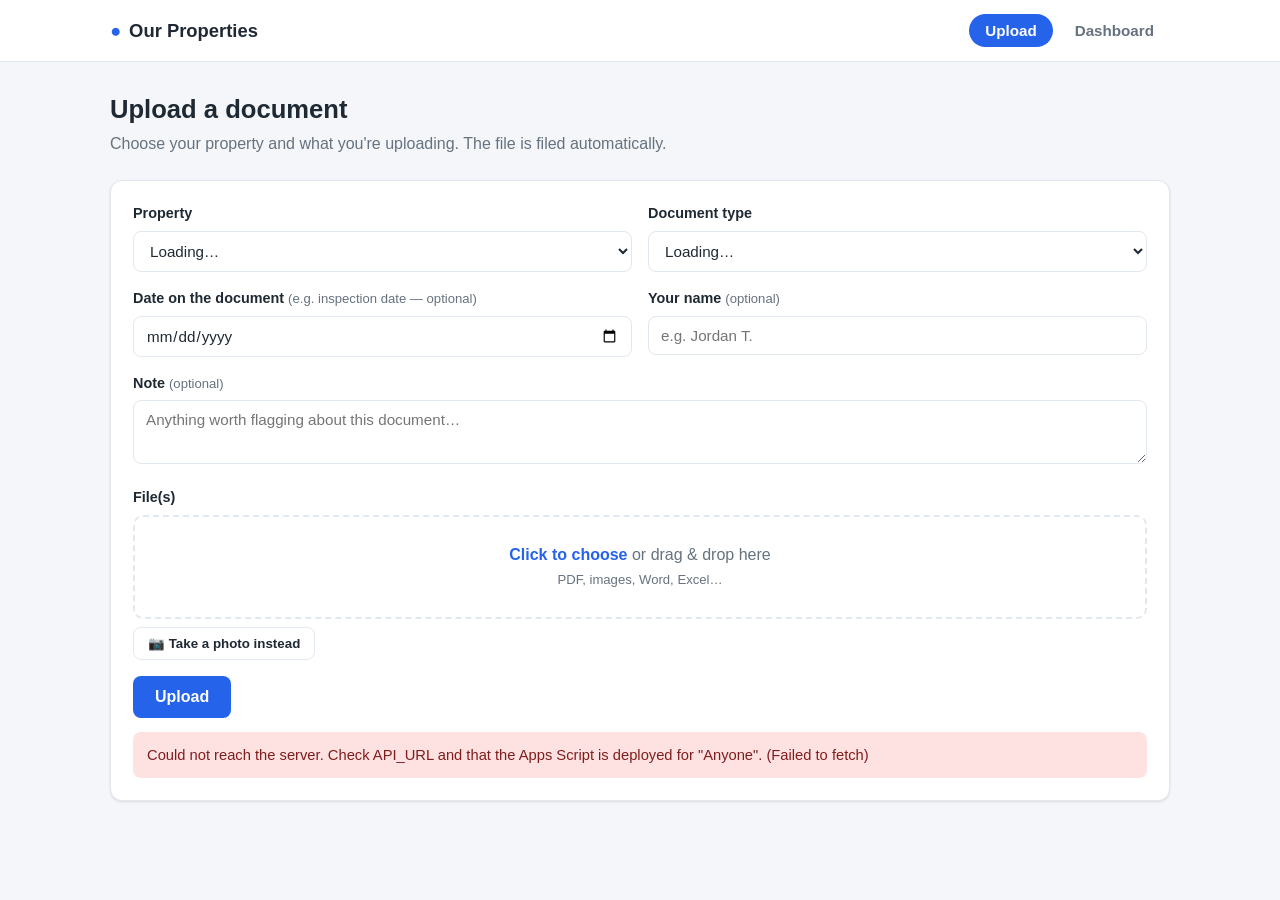
<file: docs/index.html>
<!DOCTYPE html>
<html lang="en">
<head>
  <meta charset="UTF-8" />
  <meta name="viewport" content="width=device-width, initial-scale=1.0" />
  <title>Property Documents Portal</title>
  <meta name="robots" content="noindex" />
  <link rel="preconnect" href="https://script.google.com" crossorigin />
  <link rel="preconnect" href="https://script.googleusercontent.com" crossorigin />
  <link rel="icon" href="data:image/svg+xml,<svg xmlns='http://www.w3.org/2000/svg' viewBox='0 0 100 100'><text y='.9em' font-size='90'>🏨</text></svg>" />
  <link rel="stylesheet" href="./styles.css" />
</head>
<body>
  <header>
    <div class="bar">
      <div class="brand"><span class="dot">●</span> <span id="orgName">Property Documents Portal</span></div>
      <nav>
        <button class="tab active" data-view="upload">Upload</button>
        <button class="tab" data-view="dashboard">Dashboard</button>
      </nav>
    </div>
  </header>

  <main>
    <!-- config-missing banner -->
    <div id="configBanner" class="msg error" style="margin-bottom:18px;">
      ⚠️ This portal isn't connected yet. Open <code>config.js</code> and set <code>API_URL</code>.
    </div>

    <!-- ========================= UPLOAD VIEW ========================= -->
    <section id="view-upload" class="view active">
      <h1>Upload a document</h1>
      <p class="sub">Choose your property and what you're uploading. The file is filed automatically.</p>

      <div class="card">
        <div class="row">
          <div class="field">
            <label for="property">Property</label>
            <select id="property"><option value="">Loading…</option></select>
            <div class="hint" id="propertyNote" style="display:none; margin-top:6px;"></div>
          </div>
          <div class="field">
            <label for="docType">Document type</label>
            <select id="docType"><option value="">Loading…</option></select>
            <select id="docSub" style="display:none; margin-top:8px;"></select>
          </div>
        </div>

        <div class="row">
          <div class="field">
            <label for="reportDate">Date on the document <span class="hint">(e.g. inspection date — optional)</span></label>
            <input type="date" id="reportDate" />
          </div>
          <div class="field">
            <label for="uploadedBy">Your name <span class="hint">(optional)</span></label>
            <input type="text" id="uploadedBy" placeholder="e.g. Jordan T." />
          </div>
        </div>

        <div class="field">
          <label for="note">Note <span class="hint">(optional)</span></label>
          <textarea id="note" placeholder="Anything worth flagging about this document…"></textarea>
        </div>

        <div class="field" id="uploadKeyField" style="display:none;">
          <label for="uploadKey">Upload key <span class="hint">(ask your manager)</span></label>
          <input type="text" id="uploadKey" />
        </div>

        <div class="field">
          <label>File(s)</label>
          <div id="drop" class="drop">
            <strong>Click to choose</strong> or drag &amp; drop here<br />
            <span class="hint" id="dropHint">PDF, images, Word, Excel…</span>
          </div>
          <input type="file" id="fileInput" multiple style="display:none;" />
          <input type="file" id="cameraInput" accept="image/*" capture="environment" style="display:none;" />
          <button type="button" class="ghost" id="cameraBtn" style="margin-top:8px;">📷 Take a photo instead</button>
          <div id="fileList" class="filelist"></div>
        </div>

        <button id="uploadBtn" class="primary">Upload</button>
        <div id="uploadMsg" class="msg"></div>
      </div>
    </section>

    <!-- ======================= DASHBOARD VIEW ======================= -->
    <section id="view-dashboard" class="view">
      <h1>Compliance dashboard</h1>
      <p class="sub">Every property, every document type, at a glance.</p>

      <!-- passcode gate -->
      <div id="lock" class="card lock">
        <h3>🔒 Restricted view</h3>
        <p class="muted">Enter the passcode to see all property documents.</p>
        <input type="text" id="passcode" placeholder="Passcode" />
        <div><button id="unlockBtn" class="primary">Unlock</button></div>
        <div id="lockMsg" class="msg"></div>
      </div>

      <!-- unlocked content -->
      <div id="board" style="display:none;">
        <div class="stats" id="stats"></div>

        <div class="toolbar">
          <input type="text" id="search" placeholder="Search files, notes, names…" />
          <select id="filterProperty"><option value="">All properties</option></select>
          <select id="filterDocType"><option value="">All document types</option></select>
          <label class="toggle"><input type="checkbox" id="onlyProblems" /> Only needs attention</label>
          <span class="spacer"></span>
          <a class="ghost" href="./share.html">🔗 Share links</a>
          <button class="ghost" id="exportBtn">Export CSV</button>
          <button class="ghost" id="refreshBtn">↻ Refresh</button>
        </div>

        <div class="matrix-wrap">
          <table class="matrix" id="matrix"></table>
        </div>
        <div class="legend">
          <span><i class="swatch" style="background:var(--ok-bg)"></i> Current</span>
          <span><i class="swatch" style="background:var(--due-bg)"></i> Due soon</span>
          <span><i class="swatch" style="background:var(--over-bg)"></i> Overdue</span>
          <span><i class="swatch" style="background:var(--missing-bg)"></i> Missing</span>
          <span id="genAt" style="margin-left:auto;"></span>
        </div>

        <div class="card" style="margin-top:18px;">
          <h3 style="margin:0 0 6px;">Recent uploads</h3>
          <p class="hint" style="margin:0 0 8px;">Newest first — the search box and filters above apply here.</p>
          <div id="recentList"></div>
        </div>
      </div>
    </section>
  </main>

  <!-- file-detail modal -->
  <div id="modalBg" class="modal-bg">
    <div class="modal">
      <button class="x" id="modalClose">×</button>
      <h3 id="modalTitle">Documents</h3>
      <p class="muted" id="modalSub"></p>
      <div id="modalBody"></div>
    </div>
  </div>

  <script src="./config.js"></script>
  <script src="./app.js"></script>
</body>
</html>
</file>
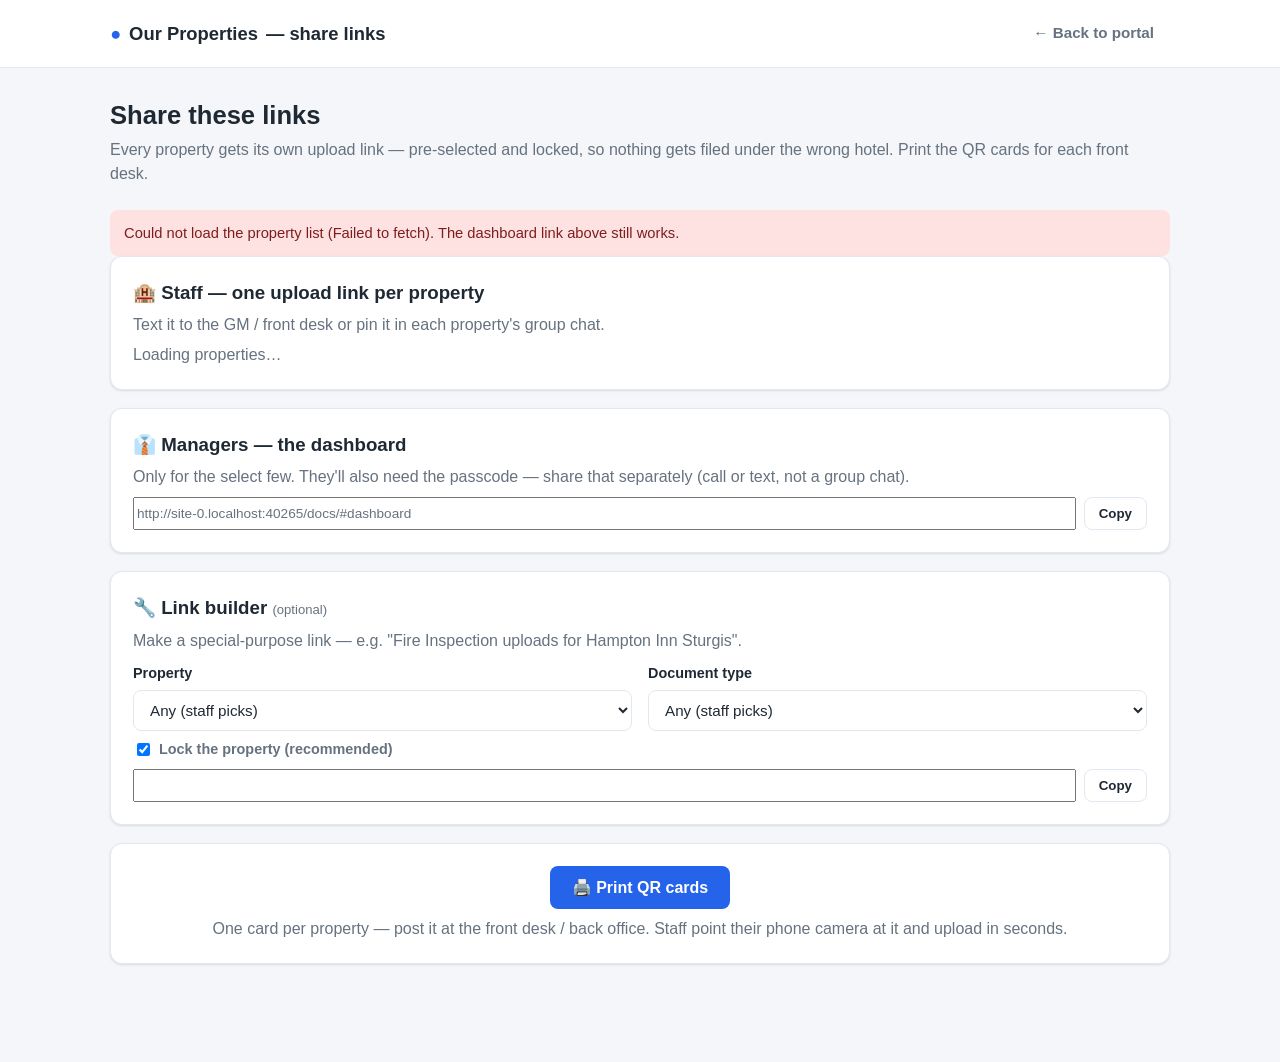
<file: docs/share.html>
<!DOCTYPE html>
<html lang="en">
<head>
  <meta charset="UTF-8" />
  <meta name="viewport" content="width=device-width, initial-scale=1.0" />
  <meta name="robots" content="noindex" />
  <link rel="preconnect" href="https://script.google.com" crossorigin />
  <link rel="preconnect" href="https://script.googleusercontent.com" crossorigin />
  <title>Share links — Property Documents Portal</title>
  <link rel="icon" href="data:image/svg+xml,<svg xmlns='http://www.w3.org/2000/svg' viewBox='0 0 100 100'><text y='.9em' font-size='90'>🏨</text></svg>" />
  <link rel="stylesheet" href="./styles.css" />
  <style>
    h3 { margin: 0 0 6px; }
    .proplink { padding: 12px 0; border-top: 1px solid var(--line); }
    .proplink:first-child { border-top: 0; }
    .proplink .pname { font-weight: 600; }
    .copied { color: var(--ok) !important; font-weight: 700; }
    .qr-cards { display: grid; grid-template-columns: repeat(auto-fill, minmax(280px, 1fr)); gap: 18px; margin-top: 18px; }
    .qcard { background: #fff; border: 2px solid var(--ink); border-radius: 14px; padding: 22px; text-align: center;
             page-break-inside: avoid; break-inside: avoid; }
    .qcard .qorg { font-size: .8rem; letter-spacing: .08em; text-transform: uppercase; color: var(--muted); }
    .qcard .qprop { font-size: 1.25rem; font-weight: 700; margin: 4px 0 12px; }
    .qcard img { width: 200px; height: 200px; }
    .qcard .qhow { font-size: .9rem; margin-top: 12px; }
    .qcard .qurl { font-size: .72rem; color: var(--muted); margin-top: 8px; word-break: break-all; }
    @media print {
      header, main > h1, main > .sub, .card, .msg { display: none !important; }
      body { background: #fff; }
      main { max-width: none; padding: 0; }
      .qr-cards { grid-template-columns: 1fr 1fr; gap: 28px; }
    }
  </style>
</head>
<body>
  <header>
    <div class="bar">
      <div class="brand"><span class="dot">●</span> <span id="orgName">Documents Portal</span> — share links</div>
      <nav><a class="tab" href="./index.html" style="text-decoration:none;">← Back to portal</a></nav>
    </div>
  </header>

  <main>
    <h1>Share these links</h1>
    <p class="sub">Every property gets its own upload link — pre-selected and locked, so nothing gets filed under the wrong hotel. Print the QR cards for each front desk.</p>

    <div id="banner" class="msg error">⚠️ Not connected — set <code>API_URL</code> in <code>config.js</code>.</div>

    <div class="card">
      <h3>🏨 Staff — one upload link per property</h3>
      <p class="muted" style="margin:4px 0 6px;">Text it to the GM / front desk or pin it in each property's group chat.</p>
      <div id="propLinks" class="muted">Loading properties…</div>
    </div>

    <div class="card">
      <h3>👔 Managers — the dashboard</h3>
      <p class="muted" style="margin:4px 0 0;">Only for the select few. They'll also need the passcode — share that separately (call or text, not a group chat).</p>
      <div class="linkrow"><input readonly id="mgrLink" /><button class="ghost" data-copy="mgrLink">Copy</button></div>
    </div>

    <div class="card">
      <h3>🔧 Link builder <span class="hint">(optional)</span></h3>
      <p class="muted" style="margin:4px 0 10px;">Make a special-purpose link — e.g. "Fire Inspection uploads for Hampton Inn Sturgis".</p>
      <div class="row">
        <div class="field" style="margin-bottom:8px;"><label>Property</label><select id="bProp"><option value="">Any (staff picks)</option></select></div>
        <div class="field" style="margin-bottom:8px;"><label>Document type</label><select id="bType"><option value="">Any (staff picks)</option></select></div>
      </div>
      <label class="toggle" style="margin-bottom:8px;"><input type="checkbox" id="bLock" checked /> Lock the property (recommended)</label>
      <div class="linkrow"><input readonly id="bOut" /><button class="ghost" data-copy="bOut">Copy</button></div>
    </div>

    <div class="card" style="text-align:center;">
      <button class="primary" onclick="window.print()">🖨️ Print QR cards</button>
      <p class="muted" style="margin:8px 0 0;">One card per property — post it at the front desk / back office. Staff point their phone camera at it and upload in seconds.</p>
    </div>

    <div id="qrCards" class="qr-cards"></div>
  </main>

  <script src="./config.js"></script>
  <script>
  (function () {
    'use strict';
    var CFG = window.PORTAL_CONFIG || {};
    var API = CFG.API_URL || '';
    var configured = API && API.indexOf('PASTE_') === -1;
    var BASE = location.href.replace(/share\.html.*$/, '');
    var $ = function (id) { return document.getElementById(id); };

    $('orgName').textContent = CFG.ORG_NAME || 'Documents Portal';
    if (!configured) { $('banner').classList.add('show'); return; }

    $('mgrLink').value = BASE + '#dashboard';

    function link(prop, type, lock) {
      var q = [];
      if (prop) q.push('property=' + encodeURIComponent(prop));
      if (type) q.push('type=' + encodeURIComponent(type));
      if (prop && lock) q.push('lock=1');
      return q.length ? BASE + '?' + q.join('&') : BASE;
    }
    function qr(url) {
      return 'https://api.qrserver.com/v1/create-qr-code/?size=400x400&qzone=1&data=' + encodeURIComponent(url);
    }
    function esc(s) {
      return String(s).replace(/[&<>"]/g, function (c) {
        return { '&': '&amp;', '<': '&lt;', '>': '&gt;', '"': '&quot;' }[c];
      });
    }

    // Paint instantly from the config the main page already cached.
    try {
      var cachedCfg = JSON.parse(localStorage.getItem('portal_cfg_v1') || 'null');
      if (cachedCfg && cachedCfg.api === API && cachedCfg.res) renderShare(cachedCfg.res);
    } catch (ignore) {}

    fetch(API, { method: 'POST', body: JSON.stringify({ action: 'config' }) })
      .then(function (r) { return r.json(); })
      .then(function (res) {
        if (!res.ok) throw new Error(res.error || 'config failed');
        try { localStorage.setItem('portal_cfg_v1', JSON.stringify({ api: API, res: res })); } catch (ignore) {}
        renderShare(res);
      })
      .catch(function (err) {
        $('banner').textContent = 'Could not load the property list (' + err.message + '). The dashboard link above still works.';
        $('banner').classList.add('show');
      });

    function renderShare(res) {
        // flatTypes has "Inspection — Fire"-style labels; older backends only send docTypes.
        var props = res.properties || [], types = res.flatTypes || res.docTypes || [];

        // one locked link per property
        $('propLinks').className = '';
        $('propLinks').innerHTML = props.map(function (p, i) {
          return '<div class="proplink"><div class="pname">' + esc(p) + '</div>' +
                 '<div class="linkrow"><input readonly id="pl' + i + '" value="' + esc(link(p, '', true)) + '" />' +
                 '<button class="ghost" data-copy="pl' + i + '">Copy</button></div></div>';
        }).join('');

        // link builder (reset first — this can render twice: cached, then fresh)
        $('bProp').innerHTML = '<option value="">Any (staff picks)</option>';
        $('bType').innerHTML = '<option value="">Any (staff picks)</option>';
        props.forEach(function (p) { $('bProp').appendChild(new Option(p, p)); });
        types.forEach(function (t) { $('bType').appendChild(new Option(t.name, t.name)); });
        function buildOut() { $('bOut').value = link($('bProp').value, $('bType').value, $('bLock').checked); }
        ['bProp', 'bType', 'bLock'].forEach(function (id) { $(id).addEventListener('input', buildOut); });
        buildOut();

        // printable QR cards
        $('qrCards').innerHTML = props.map(function (p) {
          var u = link(p, '', true);
          return '<div class="qcard">' +
            '<div class="qorg">' + esc(CFG.ORG_NAME || 'Documents Portal') + '</div>' +
            '<div class="qprop">' + esc(p) + '</div>' +
            '<img src="' + esc(qr(u)) + '" alt="QR code for ' + esc(p) + '" />' +
            '<div class="qhow">📄 Scan with your phone camera to upload documents<br>(fire inspections, manager reports, renovation photos…)</div>' +
            '<div class="qurl">' + esc(u) + '</div>' +
          '</div>';
        }).join('');
    }

    // copy buttons (event delegation covers rows added after load)
    document.addEventListener('click', function (e) {
      var id = e.target && e.target.getAttribute && e.target.getAttribute('data-copy');
      if (!id) return;
      var el = $(id);
      el.select();
      var done = function () {
        var old = e.target.textContent;
        e.target.textContent = '✓ Copied';
        e.target.classList.add('copied');
        setTimeout(function () { e.target.textContent = old; e.target.classList.remove('copied'); }, 1400);
      };
      if (navigator.clipboard && navigator.clipboard.writeText) {
        navigator.clipboard.writeText(el.value).then(done, function () { document.execCommand('copy'); done(); });
      } else { document.execCommand('copy'); done(); }
    });
  })();
  </script>
</body>
</html>
</file>
<file: docs/styles.css>
:root {
  --bg: #f4f6f9;
  --card: #ffffff;
  --ink: #1f2933;
  --muted: #66727f;
  --line: #e2e8f0;
  --primary: #2563eb;
  --primary-dark: #1d4ed8;
  --ok: #16a34a;
  --ok-bg: #dcfce7;
  --due: #d97706;
  --due-bg: #fef3c7;
  --over: #dc2626;
  --over-bg: #fee2e2;
  --missing: #94a3b8;
  --missing-bg: #f1f5f9;
  --shadow: 0 1px 3px rgba(0,0,0,.08), 0 1px 2px rgba(0,0,0,.04);
  --radius: 12px;
}

* { box-sizing: border-box; }

body {
  margin: 0;
  font-family: -apple-system, BlinkMacSystemFont, "Segoe UI", Roboto, Helvetica, Arial, sans-serif;
  background: var(--bg);
  color: var(--ink);
  line-height: 1.5;
}

a { color: var(--primary); }

/* ---------- header / nav ---------- */
header {
  background: var(--card);
  border-bottom: 1px solid var(--line);
  position: sticky;
  top: 0;
  z-index: 10;
}
.bar {
  max-width: 1100px;
  margin: 0 auto;
  padding: 14px 20px;
  display: flex;
  align-items: center;
  gap: 16px;
  flex-wrap: wrap;
}
.brand { font-weight: 700; font-size: 1.15rem; display: flex; align-items: center; gap: 8px; }
.brand .dot { color: var(--primary); }
nav { margin-left: auto; display: flex; gap: 6px; }
.tab {
  border: 0;
  background: transparent;
  padding: 8px 16px;
  border-radius: 999px;
  font-size: .95rem;
  font-weight: 600;
  color: var(--muted);
  cursor: pointer;
}
.tab.active { background: var(--primary); color: #fff; }

/* ---------- layout ---------- */
main { max-width: 1100px; margin: 0 auto; padding: 28px 20px 80px; }
.view { display: none; }
.view.active { display: block; }
h1 { font-size: 1.6rem; margin: 0 0 4px; }
.sub { color: var(--muted); margin: 0 0 24px; }

.card {
  background: var(--card);
  border: 1px solid var(--line);
  border-radius: var(--radius);
  box-shadow: var(--shadow);
  padding: 22px;
}
.card + .card { margin-top: 18px; }

/* ---------- form ---------- */
.field { margin-bottom: 16px; }
label { display: block; font-weight: 600; font-size: .9rem; margin-bottom: 6px; }
.hint { font-weight: 400; color: var(--muted); font-size: .82rem; }
input[type=text], input[type=date], select, textarea {
  width: 100%;
  padding: 10px 12px;
  border: 1px solid var(--line);
  border-radius: 8px;
  font-size: .95rem;
  font-family: inherit;
  background: #fff;
  color: var(--ink);
}
textarea { resize: vertical; min-height: 64px; }
.row { display: grid; grid-template-columns: 1fr 1fr; gap: 16px; }
@media (max-width: 620px) { .row { grid-template-columns: 1fr; } }

/* drop zone */
.drop {
  border: 2px dashed var(--line);
  border-radius: 10px;
  padding: 26px;
  text-align: center;
  color: var(--muted);
  cursor: pointer;
  transition: border-color .15s, background .15s;
}
.drop:hover, .drop.over { border-color: var(--primary); background: #f0f6ff; }
.drop strong { color: var(--primary); }
.filelist { margin-top: 10px; font-size: .9rem; }
.filelist div { display: flex; justify-content: space-between; padding: 6px 10px; background: var(--bg); border-radius: 6px; margin-top: 6px; }

button.primary {
  background: var(--primary);
  color: #fff;
  border: 0;
  padding: 12px 22px;
  border-radius: 8px;
  font-size: 1rem;
  font-weight: 600;
  cursor: pointer;
}
button.primary:hover { background: var(--primary-dark); }
button.primary:disabled { opacity: .55; cursor: default; }
button.ghost {
  background: #fff; border: 1px solid var(--line); padding: 8px 14px;
  border-radius: 8px; font-weight: 600; cursor: pointer; color: var(--ink);
}

/* messages */
.msg { padding: 12px 14px; border-radius: 8px; margin-top: 14px; font-size: .92rem; display: none; }
.msg.show { display: block; }
.msg.success { background: var(--ok-bg); color: #14532d; }
.msg.error { background: var(--over-bg); color: #7f1d1d; }
.msg.info { background: #e0ecff; color: #1e3a8a; }

/* ---------- dashboard ---------- */
.stats { display: flex; gap: 14px; flex-wrap: wrap; margin-bottom: 18px; }
.stat { background: var(--card); border: 1px solid var(--line); border-radius: var(--radius);
        padding: 14px 18px; box-shadow: var(--shadow); min-width: 120px; }
.stat .n { font-size: 1.6rem; font-weight: 700; }
.stat .l { color: var(--muted); font-size: .82rem; }
.stat.over .n { color: var(--over); }
.stat.due .n { color: var(--due); }
.stat.missing .n { color: var(--missing); }

.toolbar { display: flex; gap: 10px; flex-wrap: wrap; align-items: center; margin-bottom: 14px; }
.toolbar input[type=text], .toolbar select { width: auto; min-width: 160px; }
.toolbar .spacer { flex: 1; }
.toggle { display: flex; align-items: center; gap: 6px; font-size: .9rem; color: var(--muted); }

.matrix-wrap { overflow-x: auto; border: 1px solid var(--line); border-radius: var(--radius); background: var(--card); }
table.matrix { border-collapse: collapse; width: 100%; font-size: .85rem; }
table.matrix th, table.matrix td { border: 1px solid var(--line); padding: 8px 10px; text-align: center; white-space: nowrap; }
table.matrix thead th { background: #f8fafc; position: sticky; top: 0; }
table.matrix thead th.cathead { background: #eef2f7; letter-spacing: .02em; }
table.matrix thead th.subhead { font-weight: 500; font-size: .8rem; color: var(--muted); }
table.matrix tbody th { text-align: left; background: #f8fafc; position: sticky; left: 0; font-weight: 600; }
.cell { cursor: pointer; border-radius: 6px; padding: 4px 6px; display: inline-block; min-width: 64px; }
.cell .d { display: block; font-size: .72rem; opacity: .8; }
.cell.ok { background: var(--ok-bg); color: #14532d; }
.cell.due { background: var(--due-bg); color: #7c2d12; }
.cell.overdue { background: var(--over-bg); color: #7f1d1d; }
.cell.missing { background: var(--missing-bg); color: var(--missing); }
.legend { display: flex; gap: 16px; flex-wrap: wrap; margin: 14px 2px 0; font-size: .82rem; color: var(--muted); }
.legend span { display: inline-flex; align-items: center; gap: 6px; }
.swatch { width: 14px; height: 14px; border-radius: 3px; display: inline-block; }

/* modal */
.modal-bg { position: fixed; inset: 0; background: rgba(15,23,42,.5); display: none; align-items: center; justify-content: center; padding: 20px; z-index: 50; }
.modal-bg.show { display: flex; }
.modal { background: #fff; border-radius: var(--radius); max-width: 640px; width: 100%; max-height: 80vh; overflow: auto; padding: 22px; }
.modal h3 { margin: 0 0 4px; }
.modal .x { float: right; cursor: pointer; border: 0; background: none; font-size: 1.4rem; color: var(--muted); }
.doc { border: 1px solid var(--line); border-radius: 8px; padding: 12px; margin-top: 10px; }
.doc .name { font-weight: 600; }
.doc .meta { color: var(--muted); font-size: .82rem; margin-top: 2px; }

.lock { text-align: center; padding: 40px 20px; }
.lock input { max-width: 260px; margin: 12px auto; }
.center { text-align: center; }
.muted { color: var(--muted); }
.spin { display: inline-block; width: 16px; height: 16px; border: 2px solid #fff; border-top-color: transparent;
        border-radius: 50%; animation: spin .7s linear infinite; vertical-align: -3px; margin-right: 6px; }
@keyframes spin { to { transform: rotate(360deg); } }

/* ---------- share links + recent uploads ---------- */
a.ghost { text-decoration: none; display: inline-block; }
.rrow { display: flex; gap: 14px; padding: 10px 2px; border-top: 1px solid var(--line); align-items: baseline; }
.rrow:first-child { border-top: 0; }
.rdate { color: var(--muted); font-size: .82rem; white-space: nowrap; }
.rmain { display: flex; flex-direction: column; min-width: 0; }
.rmain a { word-break: break-word; }
.rsub { color: var(--muted); font-size: .8rem; }
.linkrow { display: flex; gap: 8px; margin-top: 8px; }
.linkrow input { flex: 1; font-size: .85rem; color: var(--muted); }
</file>
